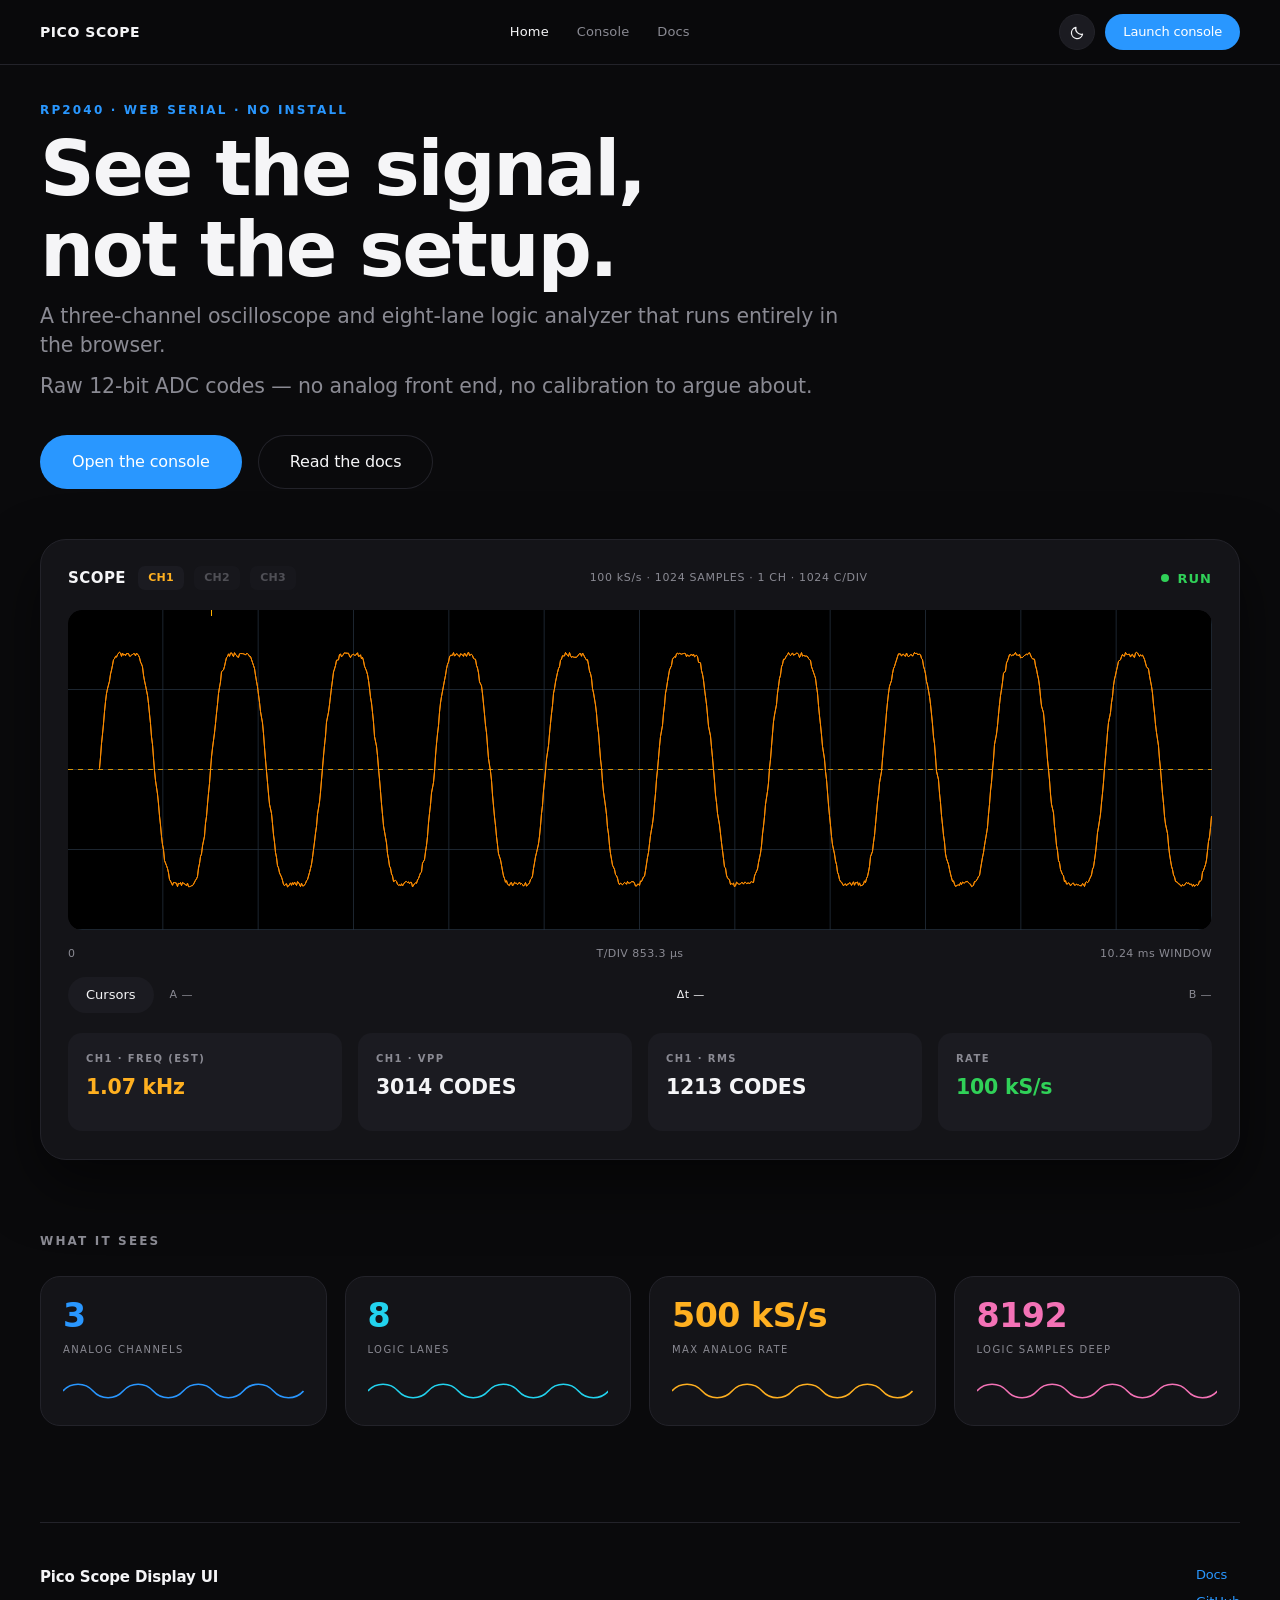
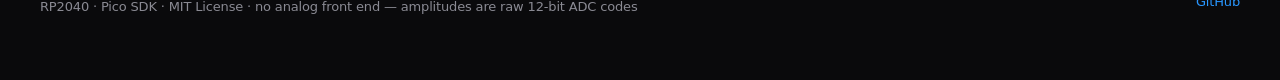
<file: web/index.html>
<!doctype html>
<html lang="en" data-theme="dark">
<head>
<meta charset="utf-8">
<meta name="viewport" content="width=device-width, initial-scale=1">
<title>Pico Scope — browser oscilloscope &amp; logic analyzer</title>
<meta name="description" content="A three-channel oscilloscope and eight-lane logic analyzer driven entirely from the browser over USB serial. Raw 12-bit ADC codes.">
<meta name="color-scheme" content="dark light">
<link rel="icon" href="data:image/svg+xml,%3Csvg%20xmlns='http://www.w3.org/2000/svg'%20viewBox='0%200%2032%2032'%3E%3Crect%20width='32'%20height='32'%20rx='7'%20fill='%230a0a0c'/%3E%3Cpath%20d='M4%2020c3-11%206-11%209%200s6%2011%209%200'%20fill='none'%20stroke='%232997ff'%20stroke-width='2.4'%20stroke-linecap='round'/%3E%3C/svg%3E">
<link rel="stylesheet" href="css/scope.css">
</head>
<body>

<a class="skip-link" href="#stage">Skip to the plot</a>

<header class="nav">
  <div class="nav-inner">
    <a class="wordmark" href="index.html">PICO SCOPE</a>
    <nav class="nav-links" aria-label="Primary">
      <a class="nav-link" href="index.html" aria-current="page">Home</a>
      <a class="nav-link" href="console.html">Console</a>
      <a class="nav-link" href="docs.html">Docs</a>
    </nav>
    <div class="nav-actions">
      <button class="theme-btn" id="btn-theme" type="button" aria-label="Switch to light theme" title="Switch theme">
        <span id="btn-theme-icon">
          <svg class="i-moon" width="15" height="15" viewBox="0 0 16 16" fill="none" aria-hidden="true"><path d="M13.4 9.7A5.8 5.8 0 0 1 6.3 2.6 6 6 0 1 0 13.4 9.7Z" stroke="currentColor" stroke-width="1.3" stroke-linejoin="round"/></svg>
          <svg class="i-sun" width="15" height="15" viewBox="0 0 16 16" fill="none" stroke="currentColor" stroke-width="1.3" stroke-linecap="round" aria-hidden="true"><circle cx="8" cy="8" r="3.1"/><path d="M8 1v1.6M8 13.4V15M1 8h1.6M13.4 8H15M3.1 3.1l1.1 1.1M11.8 11.8l1.1 1.1M12.9 3.1l-1.1 1.1M4.2 11.8l-1.1 1.1"/></svg>
        </span>
      </button>
      <a class="pill pill--accent pill--xs" href="console.html">Launch console</a>
    </div>
  </div>
</header>

<section class="hero">
  <div class="wrap">
    <p class="eyebrow">RP2040 · WEB SERIAL · NO INSTALL</p>
    <h1 class="hero-title"><span>See the signal,</span><span>not the setup.</span></h1>
    <p class="hero-sub">A three-channel oscilloscope and eight-lane logic analyzer that runs entirely in the browser.</p>
    <p class="hero-sub">Raw 12-bit ADC codes — no analog front end, no calibration to argue about.</p>
    <div class="hero-actions">
      <a class="pill pill--accent pill--lg" href="console.html">Open the console</a>
      <a class="pill pill--ghost pill--lg" href="docs.html">Read the docs</a>
    </div>
  </div>
</section>

<main class="sheet">

  <section class="section section--stage" id="stage">
    <h2 class="visually-hidden">Live capture</h2>
    <div class="plot-card" data-autoplay="demo">
      <div class="plot-head">
        <div class="plot-brand">
          <span class="plot-mode" id="hdr-mode">SCOPE</span>
          <span class="chips" id="hdr-badges"></span>
        </div>
        <p class="plot-meta" id="plot-meta">no capture yet</p>
        <p class="plot-run" id="plot-run">
          <span class="plot-dot"></span><span id="plot-run-text">STOP</span>
        </p>
      </div>

      <div class="plot-scroll">
        <canvas class="plot-canvas" id="scope-canvas" width="1144" height="320" role="img"
          aria-label="Live capture plot: a twelve-division time base with three analog channels and eight stacked logic lanes, drawn in raw 12-bit ADC codes."></canvas>
      </div>

      <div class="plot-axis">
        <span class="axis-origin">0</span>
        <span class="axis-tdiv" id="plot-tdiv">T/DIV —</span>
        <span class="axis-window" id="plot-window">— WINDOW</span>
      </div>

      <div class="plot-tools">
        <button class="pill pill--xs" id="btn-cursors" type="button" aria-pressed="false">Cursors</button>
        <p class="plot-cursors" id="plot-cursors">
          <span class="cursor-read" id="cursor-a">A —</span>
          <span class="cursor-delta" id="cursor-delta">Δt —</span>
          <span class="cursor-read" id="cursor-b">B —</span>
        </p>
      </div>

      <div class="plot-tiles">
        <div class="cell cell--tile" data-tone="amber">
          <span class="cell-label" id="tile-label-1">CH1 · FREQ</span>
          <span class="cell-value" id="m-freq">—</span>
        </div>
        <div class="cell cell--tile" data-tone="ink">
          <span class="cell-label" id="tile-label-2">CH1 · VPP</span>
          <span class="cell-value" id="m-vpp">—</span>
        </div>
        <div class="cell cell--tile" data-tone="ink">
          <span class="cell-label" id="tile-label-3">CH1 · RMS</span>
          <span class="cell-value" id="m-rms">—</span>
        </div>
        <div class="cell cell--tile" data-tone="green">
          <span class="cell-label" id="tile-label-4">RATE</span>
          <span class="cell-value" id="m-rate">—</span>
        </div>
      </div>
    </div>
  </section>

  <section class="section section--metrics" id="specs">
    <h2 class="visually-hidden">By the numbers</h2>
    <p class="eyebrow eyebrow--sub">WHAT IT SEES</p>
    <div class="metrics">
      <div class="metric">
        <span class="metric-value tone-accent">3</span>
        <span class="metric-label">ANALOG CHANNELS</span>
        <svg class="spark tone-accent" viewBox="0 0 240 24" preserveAspectRatio="none" aria-hidden="true"><path d="M0 12 C 8 3 22 3 30 12 S 52 21 60 12 S 82 3 90 12 S 112 21 120 12 S 142 3 150 12 S 172 21 180 12 S 202 3 210 12 S 232 21 240 12" fill="none" stroke="currentColor" stroke-width="1.6"/></svg>
      </div>
      <div class="metric">
        <span class="metric-value tone-cyan">8</span>
        <span class="metric-label">LOGIC LANES</span>
        <svg class="spark tone-cyan" viewBox="0 0 240 24" preserveAspectRatio="none" aria-hidden="true"><path d="M0 12 C 8 3 22 3 30 12 S 52 21 60 12 S 82 3 90 12 S 112 21 120 12 S 142 3 150 12 S 172 21 180 12 S 202 3 210 12 S 232 21 240 12" fill="none" stroke="currentColor" stroke-width="1.6"/></svg>
      </div>
      <div class="metric">
        <span class="metric-value tone-amber">500 kS/s</span>
        <span class="metric-label">MAX ANALOG RATE</span>
        <svg class="spark tone-amber" viewBox="0 0 240 24" preserveAspectRatio="none" aria-hidden="true"><path d="M0 12 C 8 3 22 3 30 12 S 52 21 60 12 S 82 3 90 12 S 112 21 120 12 S 142 3 150 12 S 172 21 180 12 S 202 3 210 12 S 232 21 240 12" fill="none" stroke="currentColor" stroke-width="1.6"/></svg>
      </div>
      <div class="metric">
        <span class="metric-value tone-magenta">8192</span>
        <span class="metric-label">LOGIC SAMPLES DEEP</span>
        <svg class="spark tone-magenta" viewBox="0 0 240 24" preserveAspectRatio="none" aria-hidden="true"><path d="M0 12 C 8 3 22 3 30 12 S 52 21 60 12 S 82 3 90 12 S 112 21 120 12 S 142 3 150 12 S 172 21 180 12 S 202 3 210 12 S 232 21 240 12" fill="none" stroke="currentColor" stroke-width="1.6"/></svg>
      </div>
    </div>
  </section>

</main>

<footer class="footer">
  <div class="wrap">
    <div class="footer-inner">
      <div class="footer-brand">
        <b>Pico Scope Display UI</b>
        <p>RP2040 · Pico SDK · MIT License · no analog front end — amplitudes are raw 12-bit ADC codes</p>
      </div>
      <div class="footer-links">
        <a href="docs.html">Docs</a>
        <a href="https://github.com/wedsamuel1230/pico-scope-display-ui">GitHub</a>
      </div>
    </div>
  </div>
</footer>

<p class="visually-hidden" id="sr-measurements" aria-live="polite"></p>

<script src="js/protocol.js"></script>
<script src="js/plot.js"></script>
<script src="js/serial.js"></script>
<script src="js/app.js"></script>
</body>
</html>
</file>
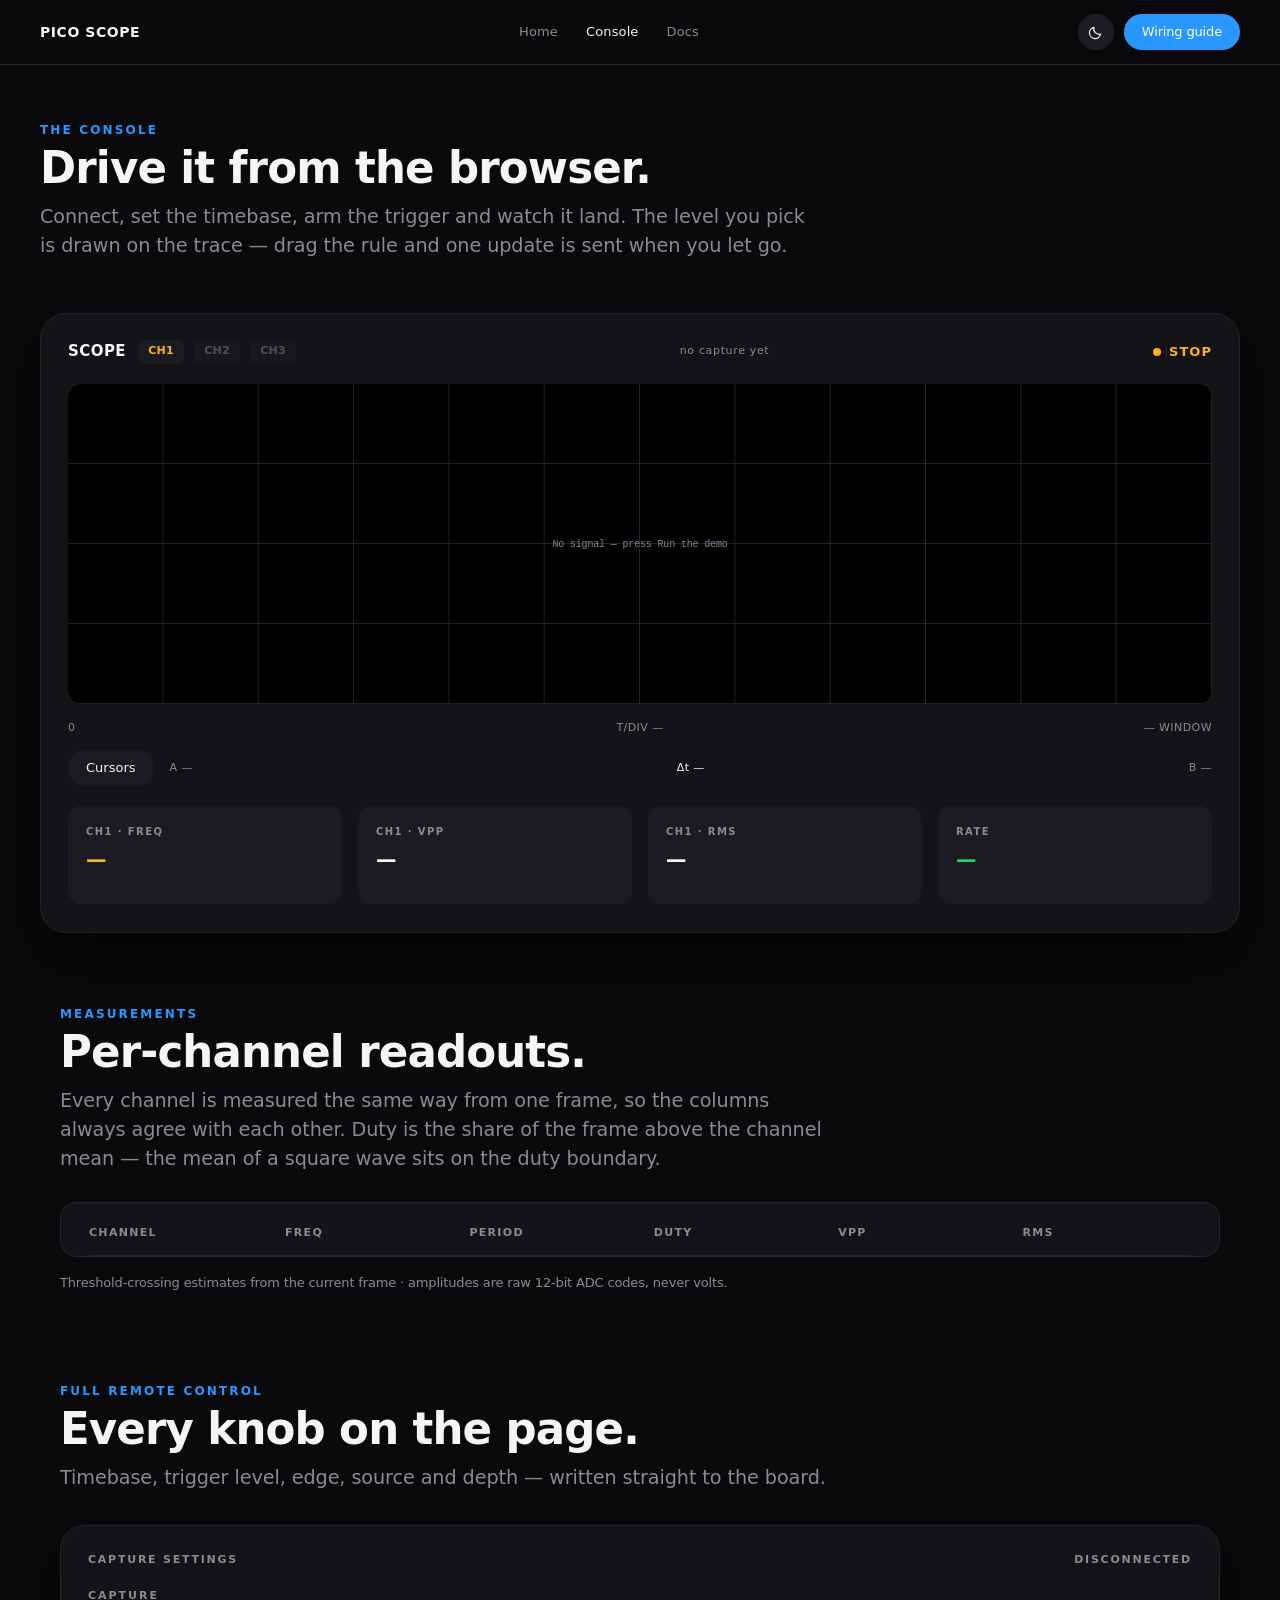
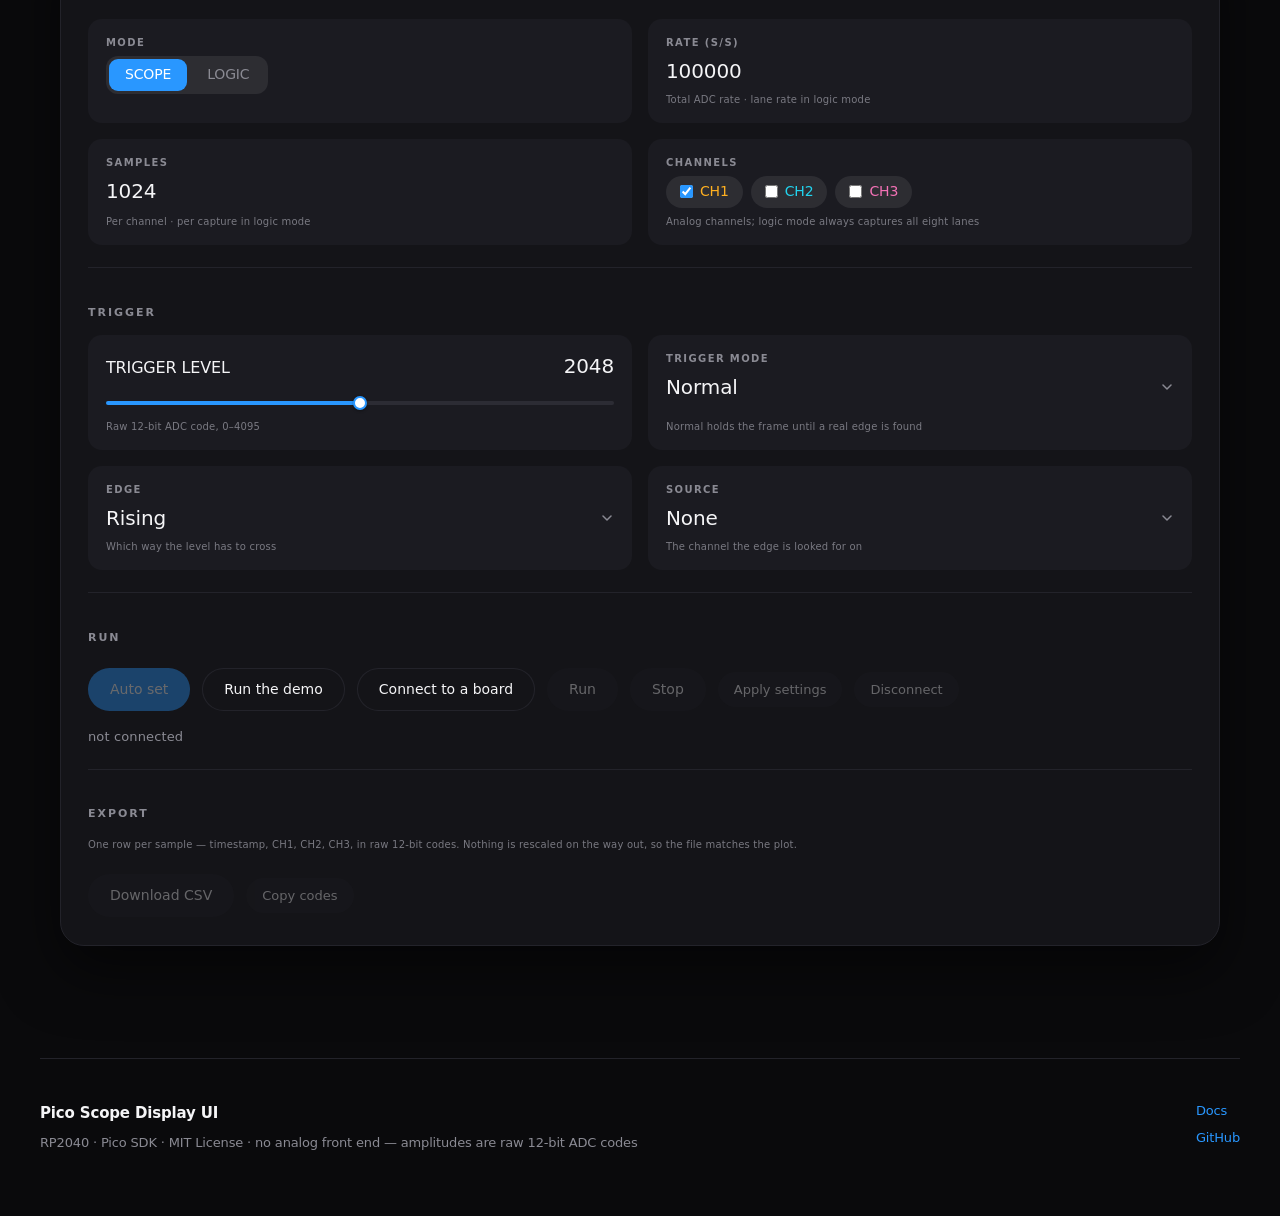
<file: web/console.html>
<!doctype html>
<html lang="en" data-theme="dark">
<head>
<meta charset="utf-8">
<meta name="viewport" content="width=device-width, initial-scale=1">
<title>Console — Pico Scope</title>
<meta name="description" content="Connect, set the timebase, arm the trigger and read the capture. The level you pick is drawn on the trace.">
<meta name="color-scheme" content="dark light">
<link rel="icon" href="data:image/svg+xml,%3Csvg%20xmlns='http://www.w3.org/2000/svg'%20viewBox='0%200%2032%2032'%3E%3Crect%20width='32'%20height='32'%20rx='7'%20fill='%230a0a0c'/%3E%3Cpath%20d='M4%2020c3-11%206-11%209%200s6%2011%209%200'%20fill='none'%20stroke='%232997ff'%20stroke-width='2.4'%20stroke-linecap='round'/%3E%3C/svg%3E">
<link rel="stylesheet" href="css/scope.css">
</head>
<body>

<a class="skip-link" href="#stage">Skip to the plot</a>

<header class="nav">
  <div class="nav-inner">
    <a class="wordmark" href="index.html">PICO SCOPE</a>
    <nav class="nav-links" aria-label="Primary">
      <a class="nav-link" href="index.html">Home</a>
      <a class="nav-link" href="console.html" aria-current="page">Console</a>
      <a class="nav-link" href="docs.html">Docs</a>
    </nav>
    <div class="nav-actions">
      <button class="theme-btn" id="btn-theme" type="button" aria-label="Switch to light theme" title="Switch theme">
        <span id="btn-theme-icon">
          <svg class="i-moon" width="15" height="15" viewBox="0 0 16 16" fill="none" aria-hidden="true"><path d="M13.4 9.7A5.8 5.8 0 0 1 6.3 2.6 6 6 0 1 0 13.4 9.7Z" stroke="currentColor" stroke-width="1.3" stroke-linejoin="round"/></svg>
          <svg class="i-sun" width="15" height="15" viewBox="0 0 16 16" fill="none" stroke="currentColor" stroke-width="1.3" stroke-linecap="round" aria-hidden="true"><circle cx="8" cy="8" r="3.1"/><path d="M8 1v1.6M8 13.4V15M1 8h1.6M13.4 8H15M3.1 3.1l1.1 1.1M11.8 11.8l1.1 1.1M12.9 3.1l-1.1 1.1M4.2 11.8l-1.1 1.1"/></svg>
        </span>
      </button>
      <a class="pill pill--accent pill--xs" href="docs.html">Wiring guide</a>
    </div>
  </div>
</header>

<section class="section section--intro">
  <div class="wrap">
    <p class="eyebrow">THE CONSOLE</p>
    <h1 class="h2">Drive it from the browser.</h1>
    <p class="section-sub">Connect, set the timebase, arm the trigger and watch it land. The level you pick is drawn on the trace — drag the rule and one update is sent when you let go.</p>
  </div>
</section>

<main class="sheet">

  <section class="section section--stage" id="stage">
    <h2 class="visually-hidden">Live capture</h2>
    <div class="plot-card">
      <div class="plot-head">
        <div class="plot-brand">
          <span class="plot-mode" id="hdr-mode">SCOPE</span>
          <span class="chips" id="hdr-badges"></span>
        </div>
        <p class="plot-meta" id="plot-meta">no capture yet</p>
        <p class="plot-run" id="plot-run">
          <span class="plot-dot"></span><span id="plot-run-text">STOP</span>
        </p>
      </div>

      <div class="plot-scroll">
        <canvas class="plot-canvas" id="scope-canvas" width="1144" height="320" role="img"
          aria-label="Live capture plot: a twelve-division time base with three analog channels and eight stacked logic lanes, drawn in raw 12-bit ADC codes. The trigger level is drawn as a dashed rule you can drag vertically; two cursors can be placed to read a time and code difference."></canvas>
      </div>

      <div class="plot-axis">
        <span class="axis-origin">0</span>
        <span class="axis-tdiv" id="plot-tdiv">T/DIV —</span>
        <span class="axis-window" id="plot-window">— WINDOW</span>
      </div>

      <div class="plot-tools">
        <button class="pill pill--xs" id="btn-cursors" type="button" aria-pressed="false">Cursors</button>
        <p class="plot-cursors" id="plot-cursors">
          <span class="cursor-read" id="cursor-a">A —</span>
          <span class="cursor-delta" id="cursor-delta">Δt —</span>
          <span class="cursor-read" id="cursor-b">B —</span>
        </p>
      </div>

      <div class="plot-tiles">
        <div class="cell cell--tile" data-tone="amber">
          <span class="cell-label" id="tile-label-1">CH1 · FREQ</span>
          <span class="cell-value" id="m-freq">—</span>
        </div>
        <div class="cell cell--tile" data-tone="ink">
          <span class="cell-label" id="tile-label-2">CH1 · VPP</span>
          <span class="cell-value" id="m-vpp">—</span>
        </div>
        <div class="cell cell--tile" data-tone="ink">
          <span class="cell-label" id="tile-label-3">CH1 · RMS</span>
          <span class="cell-value" id="m-rms">—</span>
        </div>
        <div class="cell cell--tile" data-tone="green">
          <span class="cell-label" id="tile-label-4">RATE</span>
          <span class="cell-value" id="m-rate">—</span>
        </div>
      </div>
    </div>
  </section>

  <section class="section section--measure" id="measure">
    <div class="wrap">
      <p class="eyebrow">MEASUREMENTS</p>
      <h2 class="h2">Per-channel readouts.</h2>
      <p class="section-sub">Every channel is measured the same way from one frame, so the columns always agree with each other. Duty is the share of the frame above the channel mean — the mean of a square wave sits on the duty boundary.</p>

      <div class="measure-card" id="measure-card" data-mode="scope">
        <div class="measure-head">
          <span class="measure-th">Channel</span>
          <span class="measure-th">Freq</span>
          <span class="measure-th">Period</span>
          <span class="measure-th">Duty</span>
          <span class="measure-th measure-th--amp">Vpp</span>
          <span class="measure-th measure-th--amp">Rms</span>
        </div>
        <div class="measure-rows" id="measure-rows"></div>
      </div>

      <p class="measure-note">Threshold-crossing estimates from the current frame · amplitudes are raw 12-bit ADC codes, never volts.</p>
    </div>
  </section>

  <section class="section section--console" id="console">
    <div class="wrap">
      <p class="eyebrow">FULL REMOTE CONTROL</p>
      <h2 class="h2">Every knob on the page.</h2>
      <p class="section-sub">Timebase, trigger level, edge, source and depth — written straight to the board.</p>

      <form class="panel" id="ctl-panel" onsubmit="return false" aria-labelledby="panel-title">
        <div class="panel-head">
          <h3 class="panel-title" id="panel-title">CAPTURE SETTINGS</h3>
          <span class="panel-state" id="panel-state">DISCONNECTED</span>
        </div>

        <div class="panel-group">
          <h4 class="group-title">CAPTURE</h4>
          <div class="cells">
            <div class="cell">
              <span class="cell-label" id="lbl-mode">MODE</span>
              <div class="seg" role="radiogroup" aria-labelledby="lbl-mode">
                <label class="seg-item"><input type="radio" name="mode" id="mode-scope" value="scope" checked><span>SCOPE</span></label>
                <label class="seg-item"><input type="radio" name="mode" id="mode-logic" value="logic"><span>LOGIC</span></label>
              </div>
            </div>

            <div class="cell">
              <label class="cell-label" for="cfg-rate">RATE (S/s)</label>
              <input class="cell-input" type="number" id="cfg-rate" min="1000" max="500000" step="1000" inputmode="numeric" aria-describedby="rate-note">
              <p class="cell-note" id="rate-note">Total ADC rate · lane rate in logic mode</p>
            </div>

            <div class="cell">
              <label class="cell-label" for="cfg-count">SAMPLES</label>
              <input class="cell-input" type="number" id="cfg-count" min="64" max="2048" step="1" inputmode="numeric" aria-describedby="count-note">
              <p class="cell-note" id="count-note">Per channel · per capture in logic mode</p>
            </div>

            <div class="cell" id="ctl-channels">
              <span class="cell-label" id="lbl-channels">CHANNELS</span>
              <div class="choices" role="group" aria-labelledby="lbl-channels">
                <label class="choice ch1"><input type="checkbox" id="ch1" checked><span>CH1</span></label>
                <label class="choice ch2"><input type="checkbox" id="ch2"><span>CH2</span></label>
                <label class="choice ch3"><input type="checkbox" id="ch3"><span>CH3</span></label>
              </div>
              <p class="cell-note">Analog channels; logic mode always captures all eight lanes</p>
            </div>
          </div>
        </div>

        <div class="panel-group">
          <h4 class="group-title">TRIGGER</h4>
          <div class="cells">
            <div class="cell" id="cell-trig-level">
              <div class="cell-row">
                <label for="cfg-trig-level">TRIGGER LEVEL</label>
                <output class="cell-output" id="trig-level-out" for="cfg-trig-level">2048</output>
              </div>
              <input class="range" type="range" id="cfg-trig-level" min="0" max="4095" step="1" value="2048" aria-describedby="trig-level-note">
              <p class="cell-note" id="trig-level-note">Raw 12-bit ADC code, 0–4095</p>
              <p class="visually-hidden" id="trig-level-na">Trigger level is ignored in logic mode.</p>
            </div>

            <div class="cell">
              <label class="cell-label" for="trig-mode">TRIGGER MODE</label>
              <select class="cell-input" id="trig-mode">
                <option value="auto">Auto</option>
                <option value="normal" selected>Normal</option>
              </select>
              <p class="cell-note">Normal holds the frame until a real edge is found</p>
            </div>

            <div class="cell">
              <label class="cell-label" for="trig-edge">EDGE</label>
              <select class="cell-input" id="trig-edge">
                <option value="rising">Rising</option>
                <option value="falling">Falling</option>
              </select>
              <p class="cell-note">Which way the level has to cross</p>
            </div>

            <div class="cell">
              <label class="cell-label" for="trig-channel">SOURCE</label>
              <select class="cell-input" id="trig-channel"></select>
              <p class="cell-note">The channel the edge is looked for on</p>
            </div>
          </div>
        </div>

        <div class="panel-group">
          <h4 class="group-title">RUN</h4>
          <div class="panel-actions">
            <button class="pill pill--accent" id="btn-autoset" type="button" disabled>Auto set</button>
            <button class="pill pill--ghost" id="btn-demo" type="button">Run the demo</button>
            <button class="pill pill--ghost" id="btn-connect" type="button">Connect to a board</button>
            <button class="pill" id="btn-run" type="button" disabled>Run</button>
            <button class="pill" id="btn-stop" type="button" disabled>Stop</button>
            <button class="pill pill--sm" id="btn-apply" type="button" disabled>Apply settings</button>
            <button class="pill pill--sm" id="btn-disconnect" type="button" disabled>Disconnect</button>
          </div>
          <p class="status" id="status" role="status">not connected</p>
          <p class="caps" id="caps-line"></p>
        </div>

        <div class="panel-group">
          <h4 class="group-title">EXPORT</h4>
          <p class="cell-note">One row per sample — timestamp, CH1, CH2, CH3, in raw 12-bit codes. Nothing is rescaled on the way out, so the file matches the plot.</p>
          <div class="panel-actions">
            <button class="pill" id="btn-csv" type="button" disabled>Download CSV</button>
            <button class="pill pill--sm" id="btn-copy" type="button" disabled>Copy codes</button>
          </div>
        </div>
      </form>
    </div>
  </section>

</main>

<footer class="footer">
  <div class="wrap">
    <div class="footer-inner">
      <div class="footer-brand">
        <b>Pico Scope Display UI</b>
        <p>RP2040 · Pico SDK · MIT License · no analog front end — amplitudes are raw 12-bit ADC codes</p>
      </div>
      <div class="footer-links">
        <a href="docs.html">Docs</a>
        <a href="https://github.com/wedsamuel1230/pico-scope-display-ui">GitHub</a>
      </div>
    </div>
  </div>
</footer>

<p class="visually-hidden" id="sr-measurements" aria-live="polite"></p>

<script src="js/protocol.js"></script>
<script src="js/plot.js"></script>
<script src="js/serial.js"></script>
<script src="js/app.js"></script>
</body>
</html>
</file>
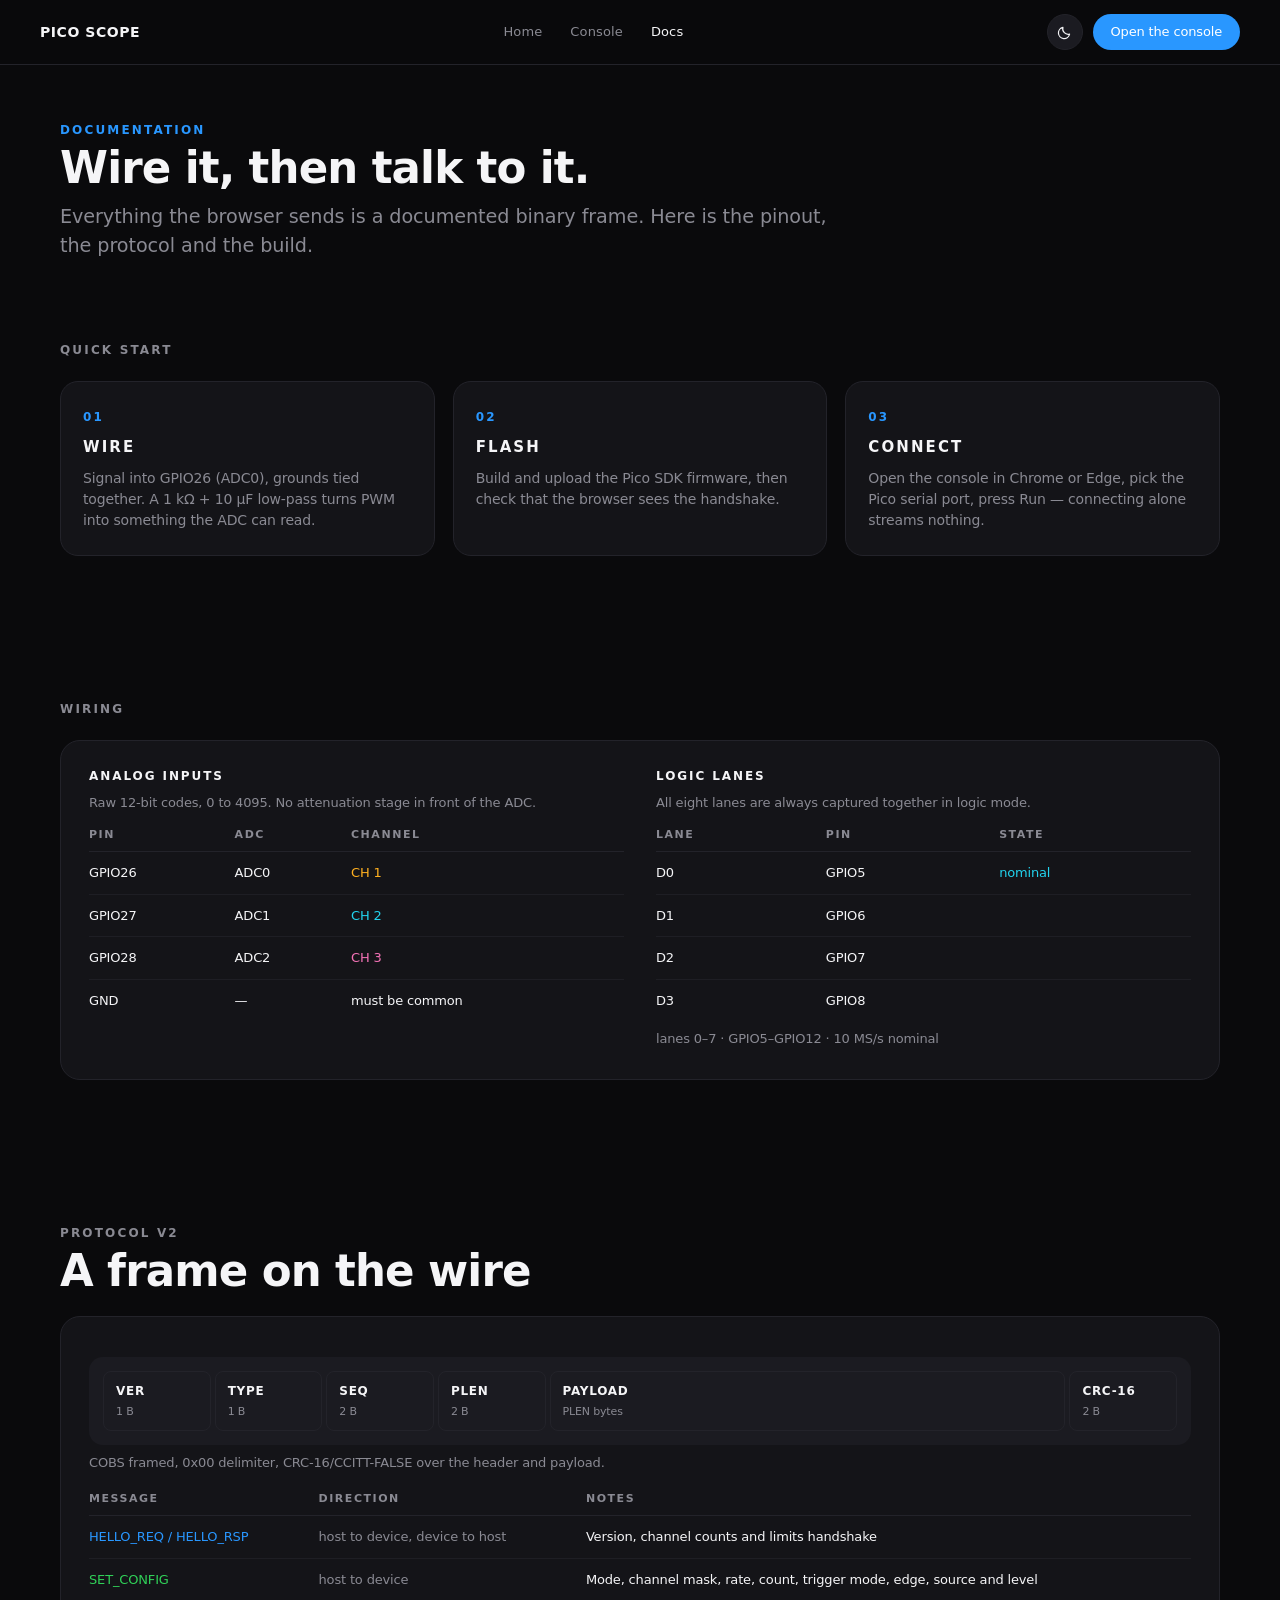
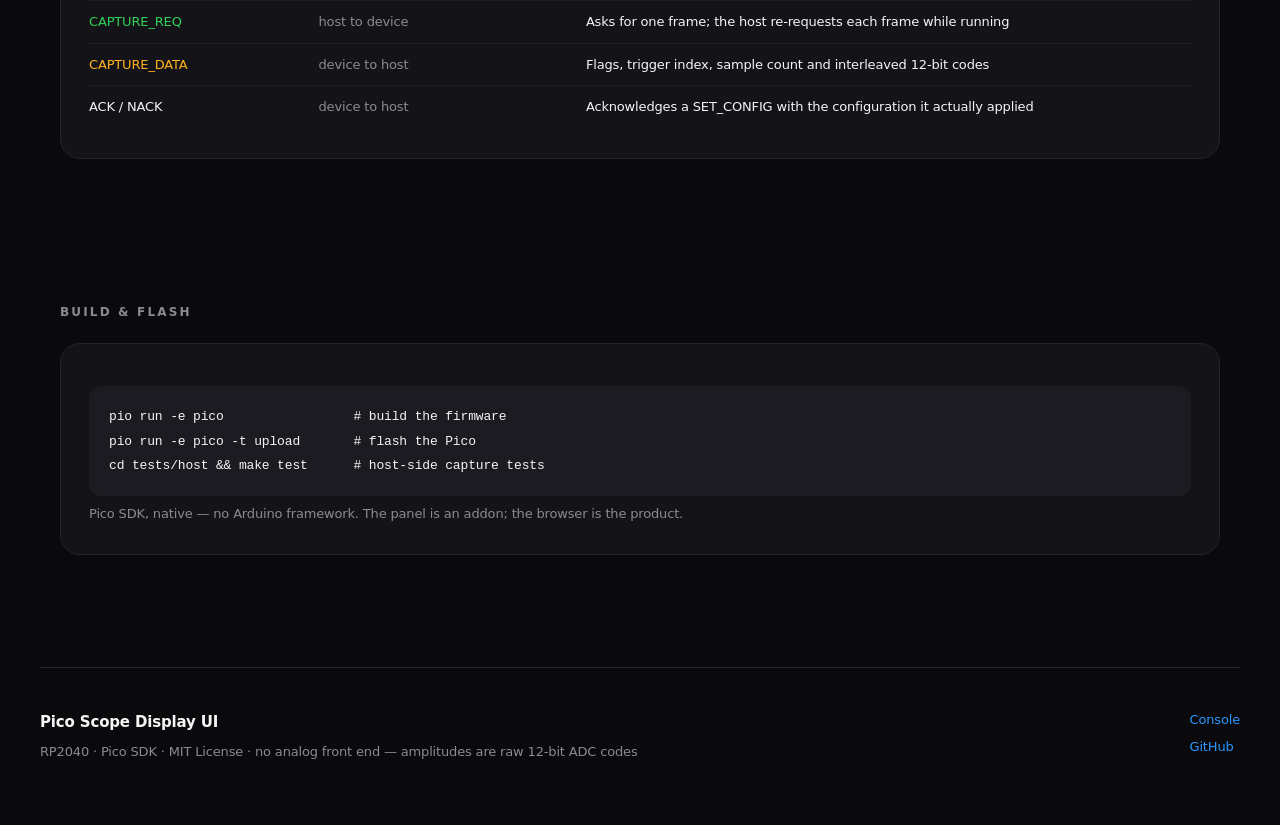
<file: web/docs.html>
<!doctype html>
<html lang="en" data-theme="dark">
<head>
<meta charset="utf-8">
<meta name="viewport" content="width=device-width, initial-scale=1">
<title>Docs — Pico Scope</title>
<meta name="description" content="Pinout, protocol v2 and build instructions for the Pico Scope browser oscilloscope.">
<meta name="color-scheme" content="dark light">
<link rel="icon" href="data:image/svg+xml,%3Csvg%20xmlns='http://www.w3.org/2000/svg'%20viewBox='0%200%2032%2032'%3E%3Crect%20width='32'%20height='32'%20rx='7'%20fill='%230a0a0c'/%3E%3Cpath%20d='M4%2020c3-11%206-11%209%200s6%2011%209%200'%20fill='none'%20stroke='%232997ff'%20stroke-width='2.4'%20stroke-linecap='round'/%3E%3C/svg%3E">
<link rel="stylesheet" href="css/scope.css">
</head>
<body>

<a class="skip-link" href="#main">Skip to the docs</a>

<header class="nav">
  <div class="nav-inner">
    <a class="wordmark" href="index.html">PICO SCOPE</a>
    <nav class="nav-links" aria-label="Primary">
      <a class="nav-link" href="index.html">Home</a>
      <a class="nav-link" href="console.html">Console</a>
      <a class="nav-link" href="docs.html" aria-current="page">Docs</a>
    </nav>
    <div class="nav-actions">
      <button class="theme-btn" id="btn-theme" type="button" aria-label="Switch to light theme" title="Switch theme">
        <span id="btn-theme-icon">
          <svg class="i-moon" width="15" height="15" viewBox="0 0 16 16" fill="none" aria-hidden="true"><path d="M13.4 9.7A5.8 5.8 0 0 1 6.3 2.6 6 6 0 1 0 13.4 9.7Z" stroke="currentColor" stroke-width="1.3" stroke-linejoin="round"/></svg>
          <svg class="i-sun" width="15" height="15" viewBox="0 0 16 16" fill="none" stroke="currentColor" stroke-width="1.3" stroke-linecap="round" aria-hidden="true"><circle cx="8" cy="8" r="3.1"/><path d="M8 1v1.6M8 13.4V15M1 8h1.6M13.4 8H15M3.1 3.1l1.1 1.1M11.8 11.8l1.1 1.1M12.9 3.1l-1.1 1.1M4.2 11.8l-1.1 1.1"/></svg>
        </span>
      </button>
      <a class="pill pill--accent pill--xs" href="console.html">Open the console</a>
    </div>
  </div>
</header>

<main class="sheet" id="main">

  <section class="section section--intro">
    <div class="wrap">
      <p class="eyebrow">DOCUMENTATION</p>
      <h1 class="h2">Wire it, then talk to it.</h1>
      <p class="section-sub">Everything the browser sends is a documented binary frame. Here is the pinout, the protocol and the build.</p>
    </div>
  </section>

  <section class="section">
    <div class="wrap">
      <p class="eyebrow eyebrow--sub">QUICK START</p>
      <div class="steps">
        <article class="step">
          <span class="step-num">01</span>
          <h3 class="step-title">WIRE</h3>
          <p>Signal into GPIO26 (ADC0), grounds tied together. A 1 kΩ + 10 µF low-pass turns PWM into something the ADC can read.</p>
        </article>
        <article class="step">
          <span class="step-num">02</span>
          <h3 class="step-title">FLASH</h3>
          <p>Build and upload the Pico SDK firmware, then check that the browser sees the handshake.</p>
        </article>
        <article class="step">
          <span class="step-num">03</span>
          <h3 class="step-title">CONNECT</h3>
          <p>Open the console in Chrome or Edge, pick the Pico serial port, press Run — connecting alone streams nothing.</p>
        </article>
      </div>
    </div>
  </section>

  <section class="section">
    <div class="wrap">
      <p class="eyebrow eyebrow--sub">WIRING</p>
      <div class="doc-card">
        <div class="doc-grid">
          <div class="doc-col">
            <h3 class="doc-title">ANALOG INPUTS</h3>
            <p class="doc-note">Raw 12-bit codes, 0 to 4095. No attenuation stage in front of the ADC.</p>
            <table class="doc-table">
              <thead><tr><th>PIN</th><th>ADC</th><th>CHANNEL</th></tr></thead>
              <tbody>
                <tr><td>GPIO26</td><td>ADC0</td><td class="tone-amber">CH 1</td></tr>
                <tr><td>GPIO27</td><td>ADC1</td><td class="tone-cyan">CH 2</td></tr>
                <tr><td>GPIO28</td><td>ADC2</td><td class="tone-magenta">CH 3</td></tr>
                <tr><td>GND</td><td>—</td><td>must be common</td></tr>
              </tbody>
            </table>
          </div>
          <div class="doc-col">
            <h3 class="doc-title">LOGIC LANES</h3>
            <p class="doc-note">All eight lanes are always captured together in logic mode.</p>
            <table class="doc-table">
              <thead><tr><th>LANE</th><th>PIN</th><th>STATE</th></tr></thead>
              <tbody>
                <tr><td>D0</td><td>GPIO5</td><td class="tone-cyan">nominal</td></tr>
                <tr><td>D1</td><td>GPIO6</td><td></td></tr>
                <tr><td>D2</td><td>GPIO7</td><td></td></tr>
                <tr><td>D3</td><td>GPIO8</td><td></td></tr>
              </tbody>
            </table>
            <p class="doc-note">lanes 0–7 · GPIO5–GPIO12 · 10 MS/s nominal</p>
          </div>
        </div>
      </div>
    </div>
  </section>

  <section class="section">
    <div class="wrap">
      <p class="eyebrow eyebrow--sub">PROTOCOL V2</p>
      <h2 class="h2">A frame on the wire</h2>
      <div class="doc-card">
        <div class="frame-diagram" role="img" aria-label="Frame layout: one version byte, one type byte, a two-byte sequence, a two-byte payload length, the payload, then a two-byte CRC.">
          <span class="frame-field"><b>VER</b><i>1 B</i></span>
          <span class="frame-field"><b>TYPE</b><i>1 B</i></span>
          <span class="frame-field"><b>SEQ</b><i>2 B</i></span>
          <span class="frame-field"><b>PLEN</b><i>2 B</i></span>
          <span class="frame-field frame-field--wide"><b>PAYLOAD</b><i>PLEN bytes</i></span>
          <span class="frame-field"><b>CRC-16</b><i>2 B</i></span>
        </div>
        <p class="doc-note">COBS framed, 0x00 delimiter, CRC-16/CCITT-FALSE over the header and payload.</p>

        <table class="doc-table doc-table--wide">
          <thead><tr><th>MESSAGE</th><th>DIRECTION</th><th>NOTES</th></tr></thead>
          <tbody>
            <tr><td class="tone-accent">HELLO_REQ / HELLO_RSP</td><td>host to device, device to host</td><td>Version, channel counts and limits handshake</td></tr>
            <tr><td class="tone-green">SET_CONFIG</td><td>host to device</td><td>Mode, channel mask, rate, count, trigger mode, edge, source and level</td></tr>
            <tr><td class="tone-green">CAPTURE_REQ</td><td>host to device</td><td>Asks for one frame; the host re-requests each frame while running</td></tr>
            <tr><td class="tone-amber">CAPTURE_DATA</td><td>device to host</td><td>Flags, trigger index, sample count and interleaved 12-bit codes</td></tr>
            <tr><td>ACK / NACK</td><td>device to host</td><td>Acknowledges a SET_CONFIG with the configuration it actually applied</td></tr>
          </tbody>
        </table>
      </div>
    </div>
  </section>

  <section class="section">
    <div class="wrap">
      <p class="eyebrow eyebrow--sub">BUILD &amp; FLASH</p>
      <div class="doc-card">
        <pre class="code-block"><code>pio run -e pico                 # build the firmware
pio run -e pico -t upload       # flash the Pico
cd tests/host &amp;&amp; make test      # host-side capture tests</code></pre>
        <p class="doc-note">Pico SDK, native — no Arduino framework. The panel is an addon; the browser is the product.</p>
      </div>
    </div>
  </section>

</main>

<footer class="footer">
  <div class="wrap">
    <div class="footer-inner">
      <div class="footer-brand">
        <b>Pico Scope Display UI</b>
        <p>RP2040 · Pico SDK · MIT License · no analog front end — amplitudes are raw 12-bit ADC codes</p>
      </div>
      <div class="footer-links">
        <a href="console.html">Console</a>
        <a href="https://github.com/wedsamuel1230/pico-scope-display-ui">GitHub</a>
      </div>
    </div>
  </div>
</footer>

<p class="visually-hidden" id="sr-measurements" aria-live="polite"></p>

<script src="js/protocol.js"></script>
<script src="js/plot.js"></script>
<script src="js/serial.js"></script>
<script src="js/app.js"></script>
</body>
</html>
</file>
<file: web/css/scope.css>
/* scope.css — Pico Scope web console
 *
 * "Chart studio" brand shell: dark-first dashboard, light theme with the
 * same bones. Two themes via [data-theme] on <html>; dark is the default.
 *
 * The canvas is painted by plot.js — its own palette is pushed in by
 * app.js through ScopePlot.setTheme(), so the --plot-* tokens below only
 * have to match it closely (the canvas paints its own background).
 *
 * Product rule: there is no analog front end. Amplitudes are ALWAYS raw
 * 12-bit ADC codes — this file must never name volts.
 */

/* ------------------------------------------------------------------ */
/* Theme tokens                                                        */
/* ------------------------------------------------------------------ */
:root,
html[data-theme="dark"] {
  --bg: #0a0a0c;
  --card: #141418;
  --card-2: #1b1b21;
  --line: #23232a;
  --grid: #1b1b21;
  --ink: #f5f5f7;
  --sub: #8a8a93;
  --accent: #2997ff;
  --amber: #ffb020;
  --cyan: #22d3ee;
  --magenta: #f472b6;
  --green: #30d158;
  --red: #ff6b6b;

  --plot-bg: #08080a;
  --plot-grid: #23232a;
  --plot-ink: #f5f5f7;

  --knob: #ffffff;
  --on-accent: #ffffff;
  --shadow: 0 24px 60px rgba(0, 0, 0, 0.55);
  --nav-bg: rgba(10, 10, 12, 0.82);
  --track: #2c2c34;
}

html[data-theme="light"] {
  --bg: #f5f5f7;
  --card: #ffffff;
  --card-2: #edeff3;
  --line: #d2d2d7;
  --grid: #d9e0ea;
  --ink: #1d1d1f;
  --sub: #6e6e73;
  --accent: #0071e3;
  --amber: #d98c0d;
  --cyan: #058cab;
  --magenta: #d4338c;
  --green: #21a13b;
  --red: #c0392b;

  --plot-bg: #f8f9fb;
  --plot-grid: #d9e0ea;
  --plot-ink: #1d1d1f;

  --knob: #ffffff;
  --on-accent: #ffffff;
  --shadow: 0 24px 60px rgba(0, 0, 0, 0.12);
  --nav-bg: rgba(245, 245, 247, 0.84);
  --track: #d2d2d7;
}

/* ------------------------------------------------------------------ */
/* Base                                                               */
/* ------------------------------------------------------------------ */
*, *::before, *::after { box-sizing: border-box; }

html {
  -webkit-text-size-adjust: 100%;
  scroll-behavior: smooth;
}

body {
  margin: 0;
  background: var(--bg);
  color: var(--ink);
  font-family: Inter, -apple-system, BlinkMacSystemFont, "SF Pro Text",
    "Segoe UI", system-ui, sans-serif;
  font-size: 16px;
  line-height: 1.5;
  letter-spacing: -0.01em;
  -webkit-font-smoothing: antialiased;
}

h1, h2, h3 { margin: 0; font-weight: 700; }
p { margin: 0; }
b, strong { font-weight: 700; }

a { color: var(--accent); text-decoration: none; }
a:hover { text-decoration: underline; }

/* one visible ring for every keyboard-reachable control */
:focus-visible {
  outline: 2px solid var(--accent);
  outline-offset: 2px;
  border-radius: 8px;
}

::selection { background: color-mix(in srgb, var(--accent) 35%, transparent); }

.visually-hidden {
  position: absolute;
  width: 1px; height: 1px;
  margin: -1px; padding: 0;
  overflow: hidden;
  clip: rect(0 0 0 0);
  clip-path: inset(50%);
  white-space: nowrap;
  border: 0;
}

.skip-link {
  position: absolute;
  left: -9999px;
  top: 8px;
  z-index: 60;
  padding: 10px 16px;
  background: var(--card);
  border: 1px solid var(--line);
  color: var(--ink);
  border-radius: 12px;
}
.skip-link:focus { left: 12px; }

.wrap {
  max-width: 1240px;
  margin: 0 auto;
  padding: 0 20px;
}

/* ------------------------------------------------------------------ */
/* Type helpers                                                        */
/* ------------------------------------------------------------------ */
.eyebrow {
  font-size: 12px;
  font-weight: 700;
  letter-spacing: 0.18em;
  text-transform: uppercase;
  color: var(--accent);
}

.eyebrow--sub { color: var(--sub); }

.h2 {
  margin-top: 6px;
  font-size: clamp(30px, 3.4vw, 48px);
  letter-spacing: -0.02em;
  line-height: 1.06;
}

.section-sub {
  margin-top: 12px;
  max-width: 780px;
  font-size: clamp(16px, 1.5vw, 20px);
  letter-spacing: -0.004em;
  color: var(--sub);
}

/* ------------------------------------------------------------------ */
/* Nav                                                                */
/* ------------------------------------------------------------------ */
.nav {
  position: sticky;
  top: 0;
  z-index: 30;
  background: var(--nav-bg);
  backdrop-filter: saturate(180%) blur(20px);
  -webkit-backdrop-filter: saturate(180%) blur(20px);
  border-bottom: 1px solid var(--line);
}

.nav-inner {
  max-width: 1240px;
  margin: 0 auto;
  height: 64px;
  padding: 0 20px;
  display: flex;
  align-items: center;
  gap: 20px;
}

.wordmark {
  font-size: 14px;
  font-weight: 700;
  letter-spacing: 0.04em;
  white-space: nowrap;
}

.nav-links {
  display: flex;
  gap: 28px;
  margin: 0 auto;
}

.nav-link {
  font-size: 13px;
  letter-spacing: 0.01em;
  color: var(--sub);
  white-space: nowrap;
}
.nav-link:hover { color: var(--ink); text-decoration: none; }

.nav-actions { display: flex; align-items: center; gap: 10px; }

.theme-btn {
  appearance: none;
  border: 1px solid var(--line);
  width: 36px; height: 36px;
  border-radius: 50%;
  display: grid;
  place-items: center;
  padding: 0;
  cursor: pointer;
  background: var(--card-2);
  color: var(--ink);
  transition: background 0.15s ease, color 0.15s ease;
}
.theme-btn:hover { color: var(--accent); }
.theme-btn span { display: block; line-height: 0; }
.theme-btn .i-sun { display: none; }
html[data-theme="light"] .theme-btn .i-moon { display: none; }
html[data-theme="light"] .theme-btn .i-sun { display: block; }

/* ------------------------------------------------------------------ */
/* Pills                                                              */
/* ------------------------------------------------------------------ */
.pill {
  appearance: none;
  border: 0;
  border-radius: 980px;
  display: inline-flex;
  align-items: center;
  justify-content: center;
  padding: 11px 22px;
  font: inherit;
  font-size: 14px;
  font-weight: 500;
  color: var(--ink);
  background: var(--card-2);
  cursor: pointer;
  white-space: nowrap;
  transition: background 0.15s ease, opacity 0.15s ease, transform 0.15s ease;
}
.pill:hover { text-decoration: none; background: color-mix(in srgb, var(--card-2) 78%, var(--ink)); }
.pill:active:not(:disabled) { transform: translateY(1px); }
.pill:disabled { opacity: 0.36; cursor: not-allowed; }

.pill--accent { background: var(--accent); color: var(--on-accent); }
.pill--accent:hover:not(:disabled) { background: color-mix(in srgb, var(--accent) 84%, #000); }
.pill--ghost {
  background: transparent;
  color: var(--ink);
  box-shadow: inset 0 0 0 1px var(--line);
}
.pill--ghost:hover:not(:disabled) { background: color-mix(in srgb, var(--ink) 6%, transparent); }

.pill--xs { height: 36px; padding: 0 18px; font-size: 13px; border-radius: 18px; }
.pill--lg { height: 54px; padding: 0 32px; font-size: 16px; border-radius: 27px; }
.pill--sm { padding: 8px 16px; font-size: 13px; }

/* ------------------------------------------------------------------ */
/* Hero                                                               */
/* ------------------------------------------------------------------ */
.hero { padding: 36px 0 6px; }

.hero-title {
  margin-top: 10px;
  font-size: clamp(38px, 6.4vw, 76px);
  line-height: 1.06;
  letter-spacing: -0.03em;
}
.hero-title span { display: block; }

.hero-sub {
  margin-top: 12px;
  max-width: 820px;
  font-size: clamp(17px, 1.6vw, 22px);
  line-height: 1.42;
  letter-spacing: -0.005em;
  color: var(--sub);
}

.hero-actions {
  margin-top: 34px;
  display: flex;
  flex-wrap: wrap;
  gap: 16px;
}

/* ------------------------------------------------------------------ */
/* Sections                                                           */
/* ------------------------------------------------------------------ */
main { display: block; }

.section { padding: 72px 0; }

.sheet {
  max-width: 1240px;
  margin: 0 auto;
  padding: 0 20px;
}

.section--stage { padding: 44px 0 64px; }
.section--metrics { padding: 8px 0 56px; }
.section--console { padding: 24px 0 72px; }

/* ------------------------------------------------------------------ */
/* The plot card                                                      */
/* ------------------------------------------------------------------ */
.plot-card {
  max-width: 1200px;
  margin: 0 auto;
  background: var(--card);
  border: 1px solid var(--line);
  border-radius: 26px;
  padding: 26px 27px 28px;
  box-shadow: var(--shadow);
}

.plot-head {
  display: flex;
  align-items: center;
  flex-wrap: wrap;
  gap: 10px 14px;
}

.plot-brand { display: flex; align-items: center; gap: 12px; min-width: 0; }

.plot-mode {
  font-size: 15px;
  font-weight: 700;
  letter-spacing: 0.03em;
}

.chips { display: flex; flex-wrap: wrap; gap: 10px; }

.badge {
  display: inline-flex;
  align-items: center;
  justify-content: center;
  min-width: 46px;
  height: 24px;
  padding: 0 10px;
  border-radius: 7px;
  background: var(--card-2);
  font-size: 11px;
  font-weight: 700;
  letter-spacing: 0.02em;
}
.badge.ch1 { color: var(--amber); }
.badge.ch2 { color: var(--cyan); }
.badge.ch3 { color: var(--magenta); }
.badge.logic { color: var(--green); }
.badge.is-off { color: var(--sub); opacity: 0.5; }

.plot-meta {
  flex: 1 1 auto;
  order: 2;
  text-align: center;
  font-size: 11px;
  font-weight: 500;
  letter-spacing: 0.06em;
  color: var(--sub);
  font-variant-numeric: tabular-nums;
  white-space: nowrap;
  overflow: hidden;
  text-overflow: ellipsis;
}

.plot-run {
  order: 3;
  margin-left: auto;
  display: inline-flex;
  align-items: center;
  gap: 8px;
  font-size: 13px;
  font-weight: 700;
  letter-spacing: 0.08em;
  color: var(--amber);
}

.plot-dot {
  width: 8px; height: 8px;
  border-radius: 50%;
  background: currentColor;
}

.plot-run.is-run { color: var(--green); }

.plot-scroll {
  margin-top: 20px;
  border-radius: 14px;
  overflow: hidden;
}

.plot-canvas {
  display: block;
  width: 100%;
  aspect-ratio: 1144 / 320;
  border-radius: 14px;
  background: var(--plot-bg);
  /* pan-x keeps the horizontal swipe that scrolls .plot-scroll on a phone
     while still handing us the vertical drag that moves the level rule */
  touch-action: pan-x;
}

.plot-canvas.is-cursors { touch-action: none; cursor: crosshair; }
.plot-canvas.is-level { cursor: ns-resize; }

.plot-axis {
  margin-top: 16px;
  display: grid;
  grid-template-columns: 1fr auto 1fr;
  align-items: baseline;
  gap: 8px;
  font-size: 11px;
  font-weight: 500;
  letter-spacing: 0.04em;
  color: var(--sub);
  font-variant-numeric: tabular-nums;
}
.axis-origin { justify-self: start; }
.axis-tdiv { justify-self: center; }
.axis-window { justify-self: end; }

.plot-tools {
  margin-top: 14px;
  display: flex;
  align-items: center;
  flex-wrap: wrap;
  gap: 10px 16px;
}

.plot-cursors {
  flex: 1 1 260px;
  min-width: 0;
  display: grid;
  grid-template-columns: 1fr auto 1fr;
  align-items: baseline;
  gap: 8px;
  font-size: 11px;
  font-weight: 500;
  letter-spacing: 0.04em;
  color: var(--sub);
  font-variant-numeric: tabular-nums;
  overflow-wrap: anywhere;
}
.cursor-read { justify-self: start; }
.cursor-read:last-child { justify-self: end; }
.cursor-delta { justify-self: center; color: var(--ink); }
.plot-cursors.is-live .cursor-delta { color: var(--accent); }

.plot-tiles {
  margin-top: 20px;
  display: grid;
  grid-template-columns: repeat(4, minmax(0, 1fr));
  gap: 16px;
}

/* ------------------------------------------------------------------ */
/* Cells (readout tiles + control cells)                              */
/* ------------------------------------------------------------------ */
.cell {
  background: var(--card-2);
  border-radius: 14px;
  padding: 16px 18px;
  min-height: 92px;
  display: flex;
  flex-direction: column;
  gap: 6px;
  min-width: 0;
}

.cell-label {
  font-size: 10px;
  font-weight: 700;
  letter-spacing: 0.14em;
  text-transform: uppercase;
  color: var(--sub);
}

.cell-value {
  font-size: 20px;
  font-weight: 500;
  letter-spacing: -0.005em;
  color: var(--ink);
  font-variant-numeric: tabular-nums;
  overflow-wrap: anywhere;
}

.cell--tile {
  min-height: 98px;
  padding: 18px;
  justify-content: flex-start;
}
.cell--tile .cell-value {
  font-size: clamp(18px, 1.6vw, 22px);
  font-weight: 700;
  letter-spacing: -0.01em;
}

.cell-row {
  display: flex;
  align-items: baseline;
  justify-content: space-between;
  gap: 10px;
}

.cell-output {
  font-size: 20px;
  font-weight: 500;
  font-variant-numeric: tabular-nums;
}

.cell-note {
  margin-top: auto;
  font-size: 10px;
  letter-spacing: 0.02em;
  color: var(--sub);
  opacity: 0.85;
}

.cell.muted { opacity: 0.45; }

/* LOGIC captures ignore the analog trigger level: the control stays
   usable, it just reads as out of play                                  */
#cell-trig-level.is-inactive { opacity: 0.72; }

[data-tone="amber"] .cell-value { color: var(--amber); }
[data-tone="ink"] .cell-value { color: var(--ink); }
[data-tone="green"] .cell-value { color: var(--green); }

/* ------------------------------------------------------------------ */
/* Metrics                                                            */
/* ------------------------------------------------------------------ */
.metrics {
  margin-top: 26px;
  display: grid;
  grid-template-columns: repeat(4, minmax(0, 1fr));
  gap: 18px;
}

.metric {
  background: var(--card);
  border: 1px solid var(--line);
  border-radius: 20px;
  padding: 22px;
  min-height: 150px;
  display: flex;
  flex-direction: column;
  gap: 8px;
}

.metric-value {
  font-size: clamp(26px, 2.6vw, 36px);
  font-weight: 700;
  letter-spacing: -0.015em;
  line-height: 1.05;
  font-variant-numeric: tabular-nums;
}

.metric-label {
  font-size: 10px;
  font-weight: 500;
  letter-spacing: 0.14em;
  text-transform: uppercase;
  color: var(--sub);
}

.tone-accent { color: var(--accent); }
.tone-cyan { color: var(--cyan); }
.tone-amber { color: var(--amber); }
.tone-magenta { color: var(--magenta); }
.tone-green { color: var(--green); }

.spark {
  margin-top: auto;
  width: 100%;
  height: 24px;
  display: block;
}

/* ------------------------------------------------------------------ */
/* Control panel                                                      */
/* ------------------------------------------------------------------ */
.panel {
  margin-top: 32px;
  background: var(--card);
  border: 1px solid var(--line);
  border-radius: 24px;
  padding: 26px 27px 28px;
  box-shadow: var(--shadow);
}

.panel-head {
  display: flex;
  align-items: center;
  justify-content: space-between;
  gap: 16px;
  margin-bottom: 20px;
}

.panel-title {
  font-size: 11px;
  font-weight: 700;
  letter-spacing: 0.16em;
  text-transform: uppercase;
  color: var(--sub);
}

.panel-state {
  font-size: 11px;
  font-weight: 700;
  letter-spacing: 0.16em;
  text-transform: uppercase;
  color: var(--sub);
}
.panel-state.is-on { color: var(--green); }

.cells {
  display: grid;
  grid-template-columns: repeat(2, minmax(0, 1fr));
  gap: 16px;
}
.cells + .cells { margin-top: 16px; }

/* ---- segmented radio group ---- */
.seg {
  display: inline-flex;
  gap: 4px;
  padding: 3px;
  border-radius: 12px;
  background: color-mix(in srgb, var(--ink) 8%, transparent);
  align-self: flex-start;
}

.seg-item {
  position: relative;
  display: inline-flex;
  cursor: pointer;
}

/* The native radio is stretched across the whole segment and sits above
   the painted span, so the control itself is the hit target anywhere in
   the segment. A 1x1 input under the span is invisible to hit-testing
   (clicks land on the span), which breaks pointer automation.          */
.seg-item input {
  position: absolute;
  top: 0;
  right: 0;
  bottom: 0;
  left: 0;
  width: 100%;
  height: 100%;
  margin: 0;
  opacity: 0;
  z-index: 1;
  cursor: pointer;
}

.seg-item span {
  display: inline-flex;
  align-items: center;
  height: 32px;
  padding: 0 16px;
  border-radius: 9px;
  font-size: 14px;
  font-weight: 500;
  color: var(--sub);
}

.seg-item input:checked + span {
  background: var(--accent);
  color: var(--on-accent);
}

.seg-item input:focus-visible + span {
  outline: 2px solid var(--accent);
  outline-offset: 2px;
}

.seg-item:has(input:disabled) { opacity: 0.4; cursor: not-allowed; }

/* ---- text/number/select inputs ---- */
.cell-input {
  appearance: none;
  width: 100%;
  border: 0;
  background: transparent;
  color: var(--ink);
  font: inherit;
  font-size: 20px;
  font-weight: 500;
  letter-spacing: -0.005em;
  padding: 0;
  font-variant-numeric: tabular-nums;
}
.cell-input:disabled { opacity: 0.5; cursor: not-allowed; }

/* borderless selects still need a caret — drawn as a background image so
   it centres itself on the control box whatever the cell layout does   */
select.cell-input {
  cursor: pointer;
  padding-right: 18px;
  background-image: url("data:image/svg+xml,%3Csvg xmlns='http://www.w3.org/2000/svg' width='10' height='6' viewBox='0 0 10 6'%3E%3Cpath d='M1 1l4 4 4-4' fill='none' stroke='%238a8a93' stroke-width='1.5' stroke-linecap='round' stroke-linejoin='round'/%3E%3C/svg%3E");
  background-repeat: no-repeat;
  background-position: right 2px center;
  background-size: 10px 6px;
}

input[type="number"] { -moz-appearance: textfield; }
input[type="number"]::-webkit-outer-spin-button,
input[type="number"]::-webkit-inner-spin-button {
  -webkit-appearance: none;
  margin: 0;
}

/* ---- trigger level slider ---- */
.range {
  appearance: none;
  -webkit-appearance: none;
  width: 100%;
  height: 20px;
  margin: 6px 0 0;
  padding: 0;
  background: transparent;
  cursor: pointer;
  --fill: 50%;
}

.range::-webkit-slider-runnable-track {
  height: 4px;
  border-radius: 999px;
  background: linear-gradient(
    to right,
    var(--accent) 0 var(--fill),
    var(--track) var(--fill) 100%);
}

.range::-webkit-slider-thumb {
  -webkit-appearance: none;
  width: 14px; height: 14px;
  margin-top: -5px;
  border-radius: 50%;
  background: var(--knob);
  border: 2px solid var(--accent);
  box-shadow: 0 1px 3px rgba(0, 0, 0, 0.35);
}

.range::-moz-range-track {
  height: 4px;
  border-radius: 999px;
  background: var(--track);
}
.range::-moz-range-progress {
  height: 4px;
  border-radius: 999px;
  background: var(--accent);
}
.range::-moz-range-thumb {
  width: 12px; height: 12px;
  border-radius: 50%;
  background: var(--knob);
  border: 2px solid var(--accent);
}

.range:focus-visible { outline-offset: 4px; }
.range:disabled { opacity: 0.5; cursor: not-allowed; }

/* ---- channel checkboxes ---- */
.choices { display: flex; flex-wrap: wrap; gap: 8px; }

.choice {
  display: inline-flex;
  align-items: center;
  gap: 7px;
  height: 32px;
  padding: 0 14px;
  border-radius: 999px;
  background: color-mix(in srgb, var(--ink) 8%, transparent);
  font-size: 14px;
  font-weight: 500;
  color: var(--ink);
  cursor: pointer;
}

.choice input { accent-color: var(--accent); margin: 0; }
.choice.ch1 span { color: var(--amber); }
.choice.ch2 span { color: var(--cyan); }
.choice.ch3 span { color: var(--magenta); }
.choice:has(input:disabled) { opacity: 0.4; cursor: not-allowed; }
.choice:has(input:focus-visible) { outline: 2px solid var(--accent); outline-offset: 2px; }

/* ---- actions + status ---- */
.panel-actions {
  margin-top: 22px;
  display: flex;
  flex-wrap: wrap;
  gap: 12px 12px;
  align-items: center;
}

.status {
  margin-top: 16px;
  font-size: 13px;
  letter-spacing: 0.01em;
  color: var(--sub);
}
.status.ok { color: var(--green); }
.status.warn { color: var(--amber); }
.status.err { color: var(--red); }

.caps {
  margin-top: 6px;
  font-size: 12px;
  letter-spacing: 0.02em;
  color: var(--sub);
  opacity: 0.85;
}

/* ------------------------------------------------------------------ */
/* Footer                                                             */
/* ------------------------------------------------------------------ */
.footer { padding: 40px 0 64px; }

.footer-inner {
  border-top: 1px solid var(--line);
  padding-top: 42px;
  display: flex;
  flex-wrap: wrap;
  align-items: flex-start;
  justify-content: space-between;
  gap: 20px 40px;
}

.footer-brand b { font-size: 15px; }
.footer-brand p {
  margin-top: 8px;
  max-width: 640px;
  font-size: 13px;
  color: var(--sub);
}

.footer-links {
  display: flex;
  flex-direction: column;
  gap: 8px;
  font-size: 13px;
  font-weight: 500;
}
.footer-links a { color: var(--accent); }

/* ------------------------------------------------------------------ */
/* Responsive                                                         */
/* ------------------------------------------------------------------ */
@media (max-width: 1024px) {
  .nav-links { gap: 20px; }
  .metrics { grid-template-columns: repeat(2, minmax(0, 1fr)); }
}

@media (max-width: 860px) {
  .cells { grid-template-columns: minmax(0, 1fr); }
  .plot-tiles { grid-template-columns: repeat(2, minmax(0, 1fr)); }
  .section { padding: 56px 0; }
}

@media (max-width: 760px) {
  .nav-links { display: none; }
  .nav-inner { justify-content: space-between; }

  /* keep the 12-division plot readable: scroll it rather than crush it */
  .plot-scroll { overflow-x: auto; -webkit-overflow-scrolling: touch; }
  .plot-canvas { min-width: 560px; }

  .plot-meta {
    order: 4;
    flex-basis: 100%;
    text-align: left;
  }
  .plot-card { padding: 20px 18px 22px; border-radius: 22px; }
  .panel { padding: 20px 18px 22px; }
  .plot-run { margin-left: 0; }
}

@media (max-width: 520px) {
  .hero { padding-top: 24px; }
  .metrics { grid-template-columns: minmax(0, 1fr); }
  .plot-tiles { grid-template-columns: minmax(0, 1fr); }
  .pill--lg { width: 100%; }
  .hero-actions { flex-direction: column; align-items: stretch; }
}

/* ------------------------------------------------------------------ */
/* Motion / print preferences                                         */
/* ------------------------------------------------------------------ */
@media (prefers-reduced-motion: reduce) {
  html { scroll-behavior: auto; }
  *,
  *::before,
  *::after {
    animation: none !important;
    transition: none !important;
  }
}

/* ------------------------------------------------------------------ */
/* Nav — current page, wordmark as a link                             */
/* ------------------------------------------------------------------ */
.nav-link[aria-current="page"] { color: var(--ink); }
a.wordmark { color: var(--ink); }
a.wordmark:hover { color: var(--ink); text-decoration: none; }

/* ------------------------------------------------------------------ */
/* Page intros                                                        */
/* ------------------------------------------------------------------ */
.section--intro { padding: 56px 0 8px; }

/* ------------------------------------------------------------------ */
/* Console — grouped form sections                                    */
/* ------------------------------------------------------------------ */
.panel-group + .panel-group {
  margin-top: 22px;
  padding-top: 22px;
  border-top: 1px solid var(--line);
}
.group-title {
  margin-bottom: 14px;
  font-size: 11px;
  font-weight: 700;
  letter-spacing: 0.18em;
  text-transform: uppercase;
  color: var(--sub);
}

/* ------------------------------------------------------------------ */
/* Docs — quick start                                                 */
/* ------------------------------------------------------------------ */
.steps {
  display: grid;
  grid-template-columns: repeat(auto-fit, minmax(260px, 1fr));
  gap: 18px;
  margin-top: 22px;
}
.step {
  padding: 22px 22px 24px;
  border: 1px solid var(--line);
  border-radius: 18px;
  background: var(--card);
}
.step-num {
  font-size: 12px;
  font-weight: 700;
  letter-spacing: 0.18em;
  color: var(--accent);
}
.step-title {
  margin-top: 8px;
  font-size: 15px;
  font-weight: 700;
  letter-spacing: 0.14em;
  text-transform: uppercase;
}
.step p {
  margin-top: 10px;
  font-size: 14px;
  line-height: 1.5;
  color: var(--sub);
}

/* ------------------------------------------------------------------ */
/* Docs — cards, tables, frame diagram, code                          */
/* ------------------------------------------------------------------ */
.doc-card {
  margin-top: 22px;
  padding: 26px 28px 30px;
  border: 1px solid var(--line);
  border-radius: 20px;
  background: var(--card);
}
.doc-grid {
  display: grid;
  grid-template-columns: repeat(auto-fit, minmax(320px, 1fr));
  gap: 32px;
}
.doc-title {
  font-size: 12px;
  font-weight: 700;
  letter-spacing: 0.16em;
  text-transform: uppercase;
}
.doc-note {
  margin-top: 8px;
  font-size: 13px;
  line-height: 1.5;
  color: var(--sub);
}
.doc-table {
  width: 100%;
  margin-top: 14px;
  border-collapse: collapse;
  font-size: 13px;
}
.doc-table th {
  padding: 0 12px 8px 0;
  border-bottom: 1px solid var(--line);
  font-size: 11px;
  font-weight: 700;
  letter-spacing: 0.14em;
  text-align: left;
  text-transform: uppercase;
  color: var(--sub);
}
.doc-table td {
  padding: 11px 12px 11px 0;
  border-bottom: 1px solid color-mix(in srgb, var(--line) 70%, transparent);
}
.doc-table tr:last-child td { border-bottom: 0; }
.doc-table td:last-child { padding-right: 0; }
.doc-table--wide { margin-top: 18px; }
.doc-table--wide td:nth-child(2) { color: var(--sub); }

.frame-diagram {
  display: flex;
  gap: 4px;
  margin-top: 14px;
  padding: 14px;
  border-radius: 14px;
  background: var(--card-2);
}
.frame-field {
  flex: 1;
  display: flex;
  flex-direction: column;
  gap: 4px;
  padding: 10px 12px;
  border: 1px solid var(--line);
  border-radius: 8px;
}
.frame-field--wide { flex: 6; }
.frame-field b {
  font-size: 12px;
  font-weight: 700;
  letter-spacing: 0.06em;
}
.frame-field i {
  font-style: normal;
  font-size: 11px;
  color: var(--sub);
}

.code-block {
  margin: 16px 0 0;
  padding: 18px 20px;
  border-radius: 12px;
  background: var(--card-2);
  overflow-x: auto;
}
.code-block code {
  font-family: ui-monospace, SFMono-Regular, "SF Mono", Menlo, monospace;
  font-size: 13px;
  line-height: 1.75;
  white-space: pre;
  color: var(--ink);
}

/* ==================================================================
   Measurements — the per-channel readout table
   ================================================================== */

.section--measure { padding: 8px 0 64px; }

.measure-card {
  margin-top: 28px;
  padding: 0 28px;
  background: var(--card);
  border: 1px solid var(--line);
  border-radius: 16px;
}

.measure-head,
.measure-row {
  display: grid;
  grid-template-columns: 180px repeat(5, minmax(0, 1fr));
  gap: 16px;
  align-items: center;
}

.measure-head {
  padding: 22px 0 14px;
  border-bottom: 1px solid var(--line);
}

.measure-th {
  font-size: 11px;
  font-weight: 600;
  letter-spacing: 1.3px;
  text-transform: uppercase;
  color: var(--sub);
}

.measure-row {
  padding: 18px 0;
  border-bottom: 1px solid var(--line);
}

.measure-row:last-child { border-bottom: 0; }

.measure-ch {
  display: inline-flex;
  align-items: center;
  gap: 10px;
  font-size: 17px;
  font-weight: 600;
}

.measure-dot {
  flex: none;
  width: 9px;
  height: 9px;
  border-radius: 50%;
  background: currentColor;
}

.measure-off {
  margin-left: 6px;
  padding: 3px 10px;
  background: var(--card-2);
  border: 1px solid var(--line);
  border-radius: 11px;
  font-size: 10px;
  font-weight: 600;
  letter-spacing: 0.8px;
  text-transform: uppercase;
  color: var(--sub);
}

.measure-row[data-off="true"] .measure-ch { color: var(--sub); }
.measure-row[data-off="true"] .measure-dot { opacity: 0.3; }
.measure-row[data-off="true"] .measure-val b { color: var(--sub); }

.measure-val {
  display: flex;
  align-items: baseline;
  gap: 4px;
  min-width: 0;
  font-variant-numeric: tabular-nums;
}

.measure-val b {
  font-size: 22px;
  font-weight: 700;
  letter-spacing: -0.01em;
  color: var(--ink);
}

.measure-unit {
  font-size: 12px;
  font-style: normal;
  color: var(--sub);
}

/* Logic has no amplitude: the Vpp and Rms columns are dropped entirely. */
#measure-card[data-mode="logic"] .measure-head,
#measure-card[data-mode="logic"] .measure-row {
  grid-template-columns: 180px repeat(3, minmax(0, 1fr));
}

#measure-card[data-mode="logic"] .measure-th--amp,
#measure-card[data-mode="logic"] .measure-val[data-col="vpp"],
#measure-card[data-mode="logic"] .measure-val[data-col="rms"] {
  display: none;
}

.measure-note {
  margin: 16px 0 0;
  font-size: 13px;
  line-height: 1.6;
  color: var(--sub);
}

@media (max-width: 760px) {
  .measure-head,
  .measure-row {
    grid-template-columns: 96px repeat(5, minmax(0, 1fr));
    gap: 10px;
  }
  #measure-card[data-mode="logic"] .measure-head,
  #measure-card[data-mode="logic"] .measure-row {
    grid-template-columns: 96px repeat(3, minmax(0, 1fr));
  }
  .measure-card { padding: 0 16px; }
  .measure-val b { font-size: 17px; }
  .measure-unit { display: none; }
}
</file>
